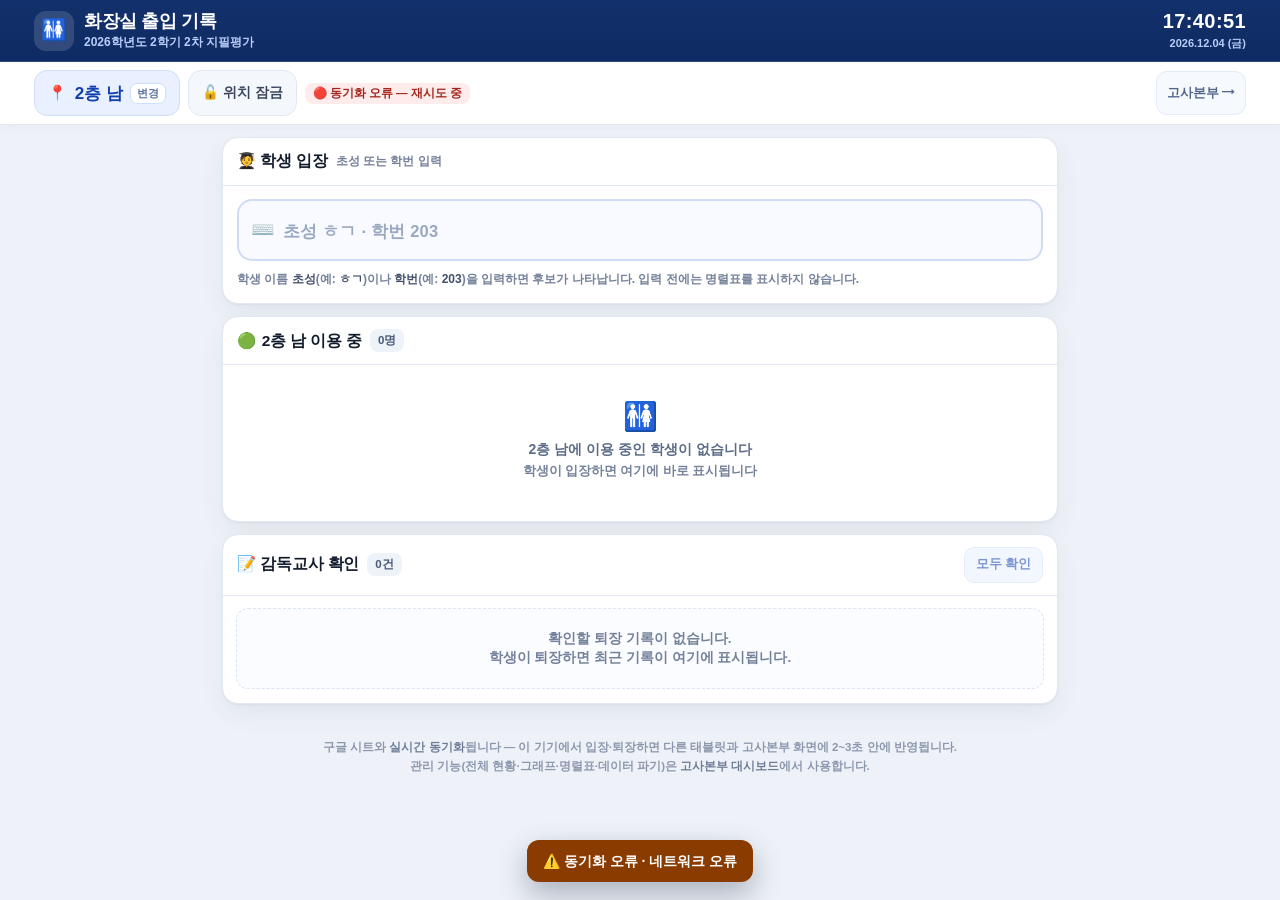
<file: index.html>
<!doctype html>
<html lang="ko">
<head>
<meta charset="utf-8">
<meta name="viewport" content="width=device-width,initial-scale=1,viewport-fit=cover">
<meta name="theme-color" content="#0f2b63">
<meta name="description" content="시험 중 화장실·보건실 출입 기록 — 초성·학번 자동완성으로 입장 시각 기록, 퇴장·감독교사 확인">
<title>화장실 출입 기록 · 현장용</title>
<link rel="stylesheet" href="app.css">
</head>
<body>

<header class="top">
  <div class="top-in">
    <div class="brand">
      <div class="logo" aria-hidden="true">🚻</div>
      <div style="min-width:0">
        <h1>화장실 출입 기록</h1>
        <p id="examName">2026학년도 2학기 2차 지필평가</p>
      </div>
    </div>
    <div class="clock"><b id="clock">--:--:--</b><span id="today"></span></div>
  </div>
</header>

<div class="locbar">
  <div class="locbar-in">
    <button class="locbadge" id="locBadge" aria-haspopup="dialog">
      <span class="pin" aria-hidden="true">📍</span>
      <span id="locName">2층 남</span>
      <span class="chg" id="locChg">변경</span>
    </button>
    <button class="lock" id="btnLock" aria-pressed="false">🔒 위치 잠금</button>
    <button class="chip dim" id="syncChip" type="button" title="구글 시트 실시간 동기화 상태 — 눌러서 API 주소를 바꿀 수 있습니다">🟡 동기화 확인 중</button>
    <a class="hqlink" href="dashboard.html" title="고사본부 대시보드 열기">고사본부 ⟶</a>
  </div>
</div>

<main class="wrap">
  <div class="warnbar" id="warnbar" hidden role="alert" aria-live="assertive">
    <div class="ic" aria-hidden="true">⚠️</div>
    <div><b>동시 체류 경고</b><p id="warnText"></p></div>
  </div>

  <section class="card">
    <div class="card-h">
      <h2>🧑‍🎓 학생 입장</h2>
      <span class="sub" id="searchSub">초성 또는 학번 입력</span>
    </div>
    <div class="pad">
      <div class="searchbox" id="searchbox">
        <span class="si" aria-hidden="true">⌨️</span>
        <input id="q" type="search" inputmode="search" autocomplete="off" autocapitalize="off" spellcheck="false"
               placeholder="초성 ㅎㄱ · 학번 203" aria-label="학생 찾기 (초성 또는 학번)" aria-controls="ac" aria-expanded="false">
        <button class="clear" id="qClear" aria-label="입력 지우기">✕</button>
      </div>
      <div class="ac" id="ac" role="listbox" aria-label="검색 후보" hidden></div>
      <div class="sel" id="sel" hidden>
        <div class="who"><b id="selName"></b><span id="selId"></span></div>
        <button class="btn btn-primary btn-lg" id="btnIn">입장</button>
      </div>
      <p class="hint" id="idle">학생 이름 <b>초성</b>(예: <b>ㅎㄱ</b>)이나 <b>학번</b>(예: <b>203</b>)을 입력하면 후보가 나타납니다. 입력 전에는 명렬표를 표시하지 않습니다.</p>
    </div>
  </section>

  <section class="card">
    <div class="card-h">
      <h2>🟢 <span id="usingTitle">이용 중</span></h2>
      <span class="chip" id="usingCount">0명</span>
    </div>
    <div class="using" id="usingList"></div>
  </section>

  <section class="card" id="confirmCard">
    <div class="card-h">
      <h2>📝 감독교사 확인</h2>
      <span class="chip" id="todoCount">0건</span>
      <div class="right"><button class="btn btn-soft btn-sm" id="btnConfirmAll">모두 확인</button></div>
    </div>
    <div class="confirms" id="confirmList"></div>
  </section>
</main>

<p class="foot" id="footNote">
  구글 시트와 <b>실시간 동기화</b>됩니다 — 이 기기에서 입장·퇴장하면 다른 태블릿과 고사본부 화면에 2~3초 안에 반영됩니다.<br>
  관리 기능(전체 현황·그래프·명렬표·데이터 파기)은 <b>고사본부 대시보드</b>에서 사용합니다.
</p>

<div class="overlay" id="ovZone" role="dialog" aria-modal="true" aria-labelledby="zoneTitle">
  <div class="modal narrow">
    <div class="modal-h"><h3 id="zoneTitle">📍 위치 선택</h3><button class="x" data-close aria-label="닫기">✕</button></div>
    <div class="modal-b">
      <div class="zpick" id="zpick"></div>
      <div class="note">위치를 정한 뒤 <b>🔒 위치 잠금</b>을 누르면 학생이 임의로 바꿀 수 없습니다.<br>
        태블릿 주소 끝에 <b>?zone=2F&amp;lock=1</b> 처럼 붙여 열면 잠긴 상태로 시작합니다.</div>
    </div>
    <div class="modal-f"><button class="btn btn-ghost" data-close>닫기</button></div>
  </div>
</div>

<div class="toastwrap" id="toasts" aria-live="polite"></div>

<script src="core.js"></script>
<script>
(function () {
  "use strict";
  var R = window.RR;
  var $ = R.$, $$ = R.$$;

  var S = {
    zone: "2M",
    locked: false,
    exam: "2026학년도 2학기 2차 지필평가",
    roster: [],
    records: [],
    results: [],
    sel: null,
    overNotified: {}
  };

  /* ---------- 저장 ---------- */
  function load() {
    var set = R.store.readSettings();
    if (set && set.exam) S.exam = String(set.exam);
    if (set && set.zone && R.zone(set.zone)) S.zone = set.zone;
    S.locked = !!(set && set.locked);
    S.roster = R.remote.enabled() ? [] : R.store.readRoster();
    S.records = R.remote.enabled() ? [] : R.store.readRecords();
  }
  function saveRecords() { if (R.remote.enabled()) { lastRaw = rawKey(); return; } R.store.writeRecords(S.records); lastRaw = rawKey(); }
  function saveSettings() { R.store.writeSettings({ zone: S.zone, locked: S.locked, exam: S.exam }); lastRaw = rawKey(); }
  function rawKey() { var raw = R.store.raw(); return raw.rec + "|" + raw.set + "|" + raw.roster; }

  /* ---------- 위치 ---------- */
  function renderLoc() {
    $("#locName").textContent = R.zoneName(S.zone);
    var badge = $("#locBadge");
    badge.classList.toggle("nurse", R.isNurse(S.zone));
    $("#locChg").textContent = S.locked ? "잠김" : "변경";
    var lb = $("#btnLock");
    lb.classList.toggle("on", S.locked);
    lb.setAttribute("aria-pressed", String(S.locked));
    lb.textContent = S.locked ? "🔒 잠김" : "🔓 위치 잠금";
    lb.title = S.locked ? "잠금을 풀면 위치를 바꿀 수 있습니다" : "이 기기의 위치를 고정합니다";
    $("#usingTitle").textContent = R.zoneName(S.zone) + " 이용 중";
  }

  function buildZonePicker() {
    var wrap = $("#zpick");
    wrap.innerHTML = R.ZONES.map(function (z) {
      var cls = (z.code === S.zone ? "on " : "") + (z.kind === "nurse" ? "nurse" : "");
      var label = z.kind === "nurse" ? "🏥 보건실" : (z.floor + "층 " + z.sex);
      return '<button type="button" class="' + cls.trim() + '" data-zone="' + z.code + '">' + label + '</button>';
    }).join("");
  }

  function openZone() {
    if (S.locked) { R.toast("🔒 위치가 잠겨 있습니다. [위치 잠금]을 먼저 해제하세요", "warn"); return; }
    buildZonePicker();
    $("#ovZone").classList.add("on");
  }

  function setZone(code) {
    if (!R.zone(code)) return;
    if (S.locked) { R.toast("🔒 위치가 잠겨 있습니다", "warn"); return; }
    S.zone = code;
    saveSettings();
    try {
      var u = new URL(location.href);
      u.searchParams.set("zone", code);
      history.replaceState(null, "", u.toString());
    } catch (e) { }
    resetSearch();
    $$("#zpick button").forEach(function (b) { b.classList.toggle("on", b.getAttribute("data-zone") === code); });
    $("#ovZone").classList.remove("on");
    renderAll();
    R.toast("📍 위치를 " + R.zoneName(code) + "로 바꿨습니다" + (R.isNurse(code) ? " (보건실)" : ""), "ok");
  }

  /* ---------- 검색 ---------- */
  function resetSearch() {
    S.sel = null;
    S.results = [];
    $("#q").value = "";
    $("#searchbox").classList.remove("has");
    $("#ac").hidden = true;
    $("#ac").innerHTML = "";
    $("#q").setAttribute("aria-expanded", "false");
    $("#sel").hidden = true;
    $("#idle").hidden = false;
    $("#searchSub").textContent = "초성 또는 학번 입력";
  }

  function renderResults() {
    var q = $("#q").value.trim();
    var box = $("#ac");
    $("#searchbox").classList.toggle("has", $("#q").value.length > 0);

    if (!q) {
      S.results = [];
      S.sel = null;
      box.hidden = true;
      box.innerHTML = "";
      $("#q").setAttribute("aria-expanded", "false");
      $("#sel").hidden = true;
      $("#idle").hidden = false;
      $("#searchSub").textContent = "초성 또는 학번 입력";
      return;
    }

    $("#idle").hidden = true;
    S.results = R.searchRoster(S.roster, q, 20);
    $("#searchSub").textContent = S.results.length + "명 후보";
    box.hidden = false;
    $("#q").setAttribute("aria-expanded", "true");

    if (!S.results.length) {
      box.innerHTML = '<div class="acempty">일치하는 학생이 없습니다.<br>초성(<b>ㅎㄱ</b>)이나 학번(<b>203</b>)을 다시 확인해 주세요.</div>';
      $("#sel").hidden = true;
      return;
    }

    box.innerHTML = S.results.map(function (s, i) {
      var act = activeOf(s);
      var tag = act ? '<span class="chip ' + (R.isNurse(act.zone) ? "nurse" : "warn") + '">' + R.zoneName(act.zone) + ' 이용 중</span>' : "";
      var on = S.sel && R.sameStudent(S.sel, s) ? " on" : "";
      return '<button type="button" class="acrow' + on + '" role="option" data-i="' + i + '" aria-selected="' + !!on + '">' +
        '<span class="acname">' + R.esc(s.name) + '</span>' +
        '<span class="acid">' + R.esc(R.idText(s)) + '</span>' +
        '<span class="actag">' + tag + '</span></button>';
    }).join("");
    renderSel();
  }

  function activeOf(s) {
    return S.records.find(function (r) { return !r.outAt && r.name === s.name && r.sid === R.idText(s); });
  }

  function selectStudent(s) {
    S.sel = s;
    $$("#ac .acrow").forEach(function (b) {
      var i = Number(b.getAttribute("data-i"));
      var on = S.results[i] && R.sameStudent(S.results[i], s);
      b.classList.toggle("on", !!on);
      b.setAttribute("aria-selected", String(!!on));
    });
    renderSel();
    try { if (navigator.vibrate) navigator.vibrate(12); } catch (e) { }
    var panel = $("#sel");
    if (panel && !panel.hidden && panel.scrollIntoView) {
      var r = panel.getBoundingClientRect();
      if (r.bottom > window.innerHeight - 12) panel.scrollIntoView({ block: "nearest", behavior: "smooth" });
    }
  }

  function renderSel() {
    var s = S.sel, panel = $("#sel"), btn = $("#btnIn");
    if (!s) { panel.hidden = true; return; }
    panel.hidden = false;
    $("#selName").textContent = s.name;
    var act = activeOf(s);
    if (act) {
      $("#selId").textContent = R.idText(s) + " · " + R.zoneName(act.zone) + " 이용 중 (" + R.fmtTime(act.inAt) + " 입장)";
      btn.disabled = true;
      btn.textContent = "이용 중";
    } else {
      $("#selId").textContent = R.idText(s) + (s.grade ? " · " + s.grade + "학년" : "");
      btn.disabled = false;
      btn.textContent = "입장";
    }
  }

  /* ---------- 입장 ---------- */
  function doCheckIn() {
    var s = S.sel;
    if (!s) { R.toast("먼저 학생을 선택하세요", "warn"); return; }
    var act = activeOf(s);
    if (act) { R.toast(s.name + " 학생은 이미 " + R.zoneName(act.zone) + " 이용 중입니다", "warn"); return; }

    var now = Date.now();
    var rec = {
      id: R.newRecordId(), name: s.name, sid: R.idText(s),
      grade: s.grade, cls: s.cls, num: s.num,
      zone: S.zone, inAt: now, outAt: null, checkedAt: null
    };
    S.records.push(rec);
    saveRecords();
    if (R.remote.enabled()) R.remote.push("enter", rec);
    resetSearch();
    renderAll();
    try { if (navigator.vibrate) navigator.vibrate(30); } catch (e) { }
    R.toast("✅ " + rec.name + " 입장 " + R.fmtTime(rec.inAt) + " · " + R.zoneName(S.zone), "ok");
    var n = R.activeRecords(S.records, S.zone).length;
    if (R.isToilet(S.zone) && n >= 2) R.toast("⚠️ " + R.zoneName(S.zone) + " " + n + "명 동시 이용 중", "warn");
  }

  /* ---------- 이용 중 ---------- */
  function renderUsing() {
    var list = R.activeRecords(S.records, S.zone).sort(function (a, b) { return a.inAt - b.inAt; });
    $("#usingCount").textContent = list.length + "명";
    var wrap = $("#usingList");
    if (!list.length) {
      wrap.innerHTML = '<div class="empty-lg"><div class="e1">' + (R.isNurse(S.zone) ? "🏥" : "🚻") + '</div>' +
        '<div class="e2">' + R.zoneName(S.zone) + '에 이용 중인 학생이 없습니다</div>' +
        '<div class="e3">학생이 입장하면 여기에 바로 표시됩니다</div></div>';
      return;
    }
    var now = Date.now();
    wrap.innerHTML = list.map(function (r) {
      var sim = R.simPartners(S.records, r);
      var simActive = sim.filter(function (p) { return !p.outAt; });
      var ms = now - r.inAt;
      var over = ms >= 5 * 60 * 1000;
      var cls = "uitem" + (simActive.length ? " sim" : "") + (R.isNurse(r.zone) ? " nurse" : "");
      var names = [];
      sim.forEach(function (p) { if (names.indexOf(p.name) < 0) names.push(p.name); });
      var simTag = simActive.length
        ? '<span class="chip warn">⚠️ 동시 체류 (' + R.esc(names.join(", ")) + ')</span>'
        : (sim.length ? '<span class="chip dim">동시 체류 이력 (' + R.esc(names.join(", ")) + ')</span>' : "");
      return '<article class="' + cls + '" data-id="' + r.id + '" data-since="' + r.inAt + '" data-over="' + (over ? 1 : 0) + '">' +
        '<div class="u-top"><div style="flex:1;min-width:0">' +
          '<span class="u-name">' + R.esc(r.name) + '</span><span class="u-sid">' + R.esc(r.sid) + '</span>' +
        '</div>' +
        '<button class="mini-x" data-cancel="' + r.id + '" aria-label="입장 취소" title="입장 취소 (오입력 정정)">✕</button></div>' +
        '<div class="u-times">입장 <b>' + R.fmtTime(r.inAt) + '</b></div>' +
        '<div class="u-badges">' +
          simTag +
          (R.isNurse(r.zone) ? '<span class="chip nurse">🏥 보건실</span>' : "") +
          '<span class="chip over">⏱ 5분 이상</span>' +
        '</div>' +
        '<div class="u-bottom"><span class="elapsed" data-elapsed>' + R.durShort(ms) + '</span>' +
        '<button class="exit" data-exit="' + r.id + '">퇴장</button></div>' +
      '</article>';
    }).join("");
  }

  function doCheckOut(id) {
    var r = S.records.find(function (x) { return x.id === id; });
    if (!r || r.outAt) return;
    r.outAt = Date.now();
    saveRecords();
    if (R.remote.enabled()) R.remote.push("exit", { id: r.id, outAt: r.outAt });
    renderAll();
    var over = (r.outAt - r.inAt) >= 5 * 60 * 1000;
    R.toast("🚪 " + r.name + " 퇴장 " + R.fmtTime(r.outAt) + " · 체류 " + R.durShort(r.outAt - r.inAt) + (over ? " (5분 이상)" : ""), over ? "warn" : "");
  }

  function cancelIn(id) {
    var r = S.records.find(function (x) { return x.id === id; });
    if (!r) return;
    if (!confirm(r.name + " 학생의 입장 기록을 취소할까요?\n(잘못 선택한 경우에만 사용하세요)")) return;
    S.records = S.records.filter(function (x) { return x.id !== id; });
    saveRecords();
    if (R.remote.enabled()) R.remote.push("delete", { id: id });
    renderAll();
    R.toast("입장 기록을 취소했습니다", "warn");
  }

  /* ---------- 감독교사 확인 ---------- */
  function renderConfirm() {
    var todo = S.records.filter(function (r) { return r.zone === S.zone && r.outAt && !r.checkedAt; })
      .sort(function (a, b) { return b.outAt - a.outAt; });
    $("#todoCount").textContent = todo.length + "건";
    var all = $("#btnConfirmAll");
    all.disabled = todo.length === 0;
    all.textContent = todo.length ? "모두 확인 (" + todo.length + ")" : "모두 확인";

    var wrap = $("#confirmList");
    if (!todo.length) {
      wrap.innerHTML = '<div class="empty">확인할 퇴장 기록이 없습니다.<br>학생이 퇴장하면 최근 기록이 여기에 표시됩니다.</div>';
      return;
    }
    wrap.innerHTML = todo.slice(0, 8).map(function (r) {
      return '<div class="citem">' +
        '<div class="who"><span class="nm">' + R.esc(r.name) + '</span> <span class="sid">' + R.esc(r.sid) + '</span>' +
        '<div class="meta">' + R.fmtTime(r.inAt) + ' 입장 → ' + R.fmtTime(r.outAt) + ' 퇴장 · ' + R.durShort(r.outAt - r.inAt) + '</div></div>' +
        '<button class="confirm-btn" data-confirm="' + r.id + '">감독교사 확인</button></div>';
    }).join("") + (todo.length > 8 ? '<div class="empty" style="padding:10px;font-size:12px">외 ' + (todo.length - 8) + '건 — 고사본부 대시보드에서 일괄 확인할 수 있습니다</div>' : "");
  }

  function doConfirm(id) {
    var r = S.records.find(function (x) { return x.id === id; });
    if (!r) return;
    r.checkedAt = Date.now();
    saveRecords();
    if (R.remote.enabled()) R.remote.push("confirm", { id: r.id, checkedAt: r.checkedAt });
    renderAll();
    R.toast("✓ " + r.name + " 감독교사 확인 완료 " + R.fmtTime(r.checkedAt), "ok");
  }
  function doConfirmAll() {
    var t = Date.now(), ids = [];
    S.records.forEach(function (r) {
      if (r.zone === S.zone && r.outAt && !r.checkedAt) { r.checkedAt = t; ids.push(r.id); }
    });
    if (!ids.length) { R.toast("확인할 기록이 없습니다"); return; }
    saveRecords();
    if (R.remote.enabled()) R.remote.push("confirmAll", { ids: ids, checkedAt: t });
    renderAll();
    R.toast("✓ " + R.zoneName(S.zone) + " 기록 " + ids.length + "건 확인 완료", "ok");
  }

  /* ---------- 경고 배너 (화장실만) ---------- */
  function renderWarn() {
    var bar = $("#warnbar");
    if (!R.isToilet(S.zone)) { bar.hidden = true; return; }
    var list = R.activeRecords(S.records, S.zone);
    if (list.length < 2) { bar.hidden = true; return; }
    bar.hidden = false;
    $("#warnText").textContent = R.zoneName(S.zone) + " " + list.length + "명 동시 이용 — " +
      list.map(function (r) { return r.name + " " + R.fmtTime(r.inAt); }).join(", ") + " · 감독교사 확인이 필요합니다.";
  }

  /* ---------- 실시간 동기화 ---------- */
  var lastRemoteJson = "";
  function applyRemote(st) {
    if (st.roster && st.roster.length) S.roster = st.roster;
    var json = JSON.stringify(st.records || []);
    if (json === lastRemoteJson) return;
    lastRemoteJson = json;
    S.records = st.records || [];
    renderAll();
    if (S.sel) renderSel();
  }
  function renderSync(s) {
    var el = $("#syncChip");
    if (!el) return;
    el.textContent = s.label;
    el.className = "chip " + (s.status === "ok" ? "ok" : (s.status === "off" ? "dim" : "warn"));
    el.title = s.status === "ok"
      ? "구글 시트와 실시간 동기화 중 — 눌러서 API 주소 변경"
      : (s.error || "동기화 미연결 — 눌러서 API 주소 입력");
  }
  function askApiUrl() {
    var cur = R.apiUrlFromEnv();
    var v = window.prompt("구글 시트 실시간 동기화 API 주소(Apps Script 웹앱 /exec 주소)를 입력하세요.\n비우면 이 기기에서는 동기화 없이 동작합니다.", cur || "");
    if (v === null) return;
    R.apiSetUrl(v.trim());
    location.reload();
  }

  /* ---------- 전체 렌더 ---------- */
  function renderAll() {
    $("#examName").textContent = S.exam;
    document.title = "화장실 출입 기록 · " + R.zoneName(S.zone);
    var foot = $("#footNote");
    if (foot) {
      foot.innerHTML = R.remote.enabled()
        ? "구글 시트와 <b>실시간 동기화</b>됩니다 — 이 기기에서 입장·퇴장하면 다른 태블릿과 고사본부 화면에 2~3초 안에 반영됩니다.<br>" +
          "관리 기능(전체 현황·그래프·명렬표·데이터 파기)은 <b>고사본부 대시보드</b>에서 사용합니다."
        : "이 기기의 <b>브라우저 저장소</b>에만 기록됩니다 (동기화 미연결). 상단 배지를 눌러 API 주소를 넣으면 다른 기기와 실시간으로 공유됩니다.<br>" +
          "관리 기능(전체 현황·그래프·명렬표·데이터 파기)은 <b>고사본부 대시보드</b>에서 사용합니다.";
    }
    renderLoc();
    renderUsing();
    renderConfirm();
    renderWarn();
    if (S.sel) renderSel();
  }

  /* ---------- 시계 / 경과 ---------- */
  function tick() {
    var d = new Date(), now = Date.now();
    $("#clock").textContent = R.pad(d.getHours()) + ":" + R.pad(d.getMinutes()) + ":" + R.pad(d.getSeconds());
    $("#today").textContent = R.dateLabel();
    $$("#usingList .uitem").forEach(function (el) {
      var since = Number(el.getAttribute("data-since"));
      if (!since) return;
      var ms = now - since;
      var e = el.querySelector("[data-elapsed]");
      if (e) e.textContent = R.durShort(ms);
      var over = ms >= 5 * 60 * 1000;
      var was = el.getAttribute("data-over") === "1";
      if (over !== was) {
        el.setAttribute("data-over", over ? "1" : "0");
        var id = el.getAttribute("data-id");
        if (over && !S.overNotified[id]) {
          S.overNotified[id] = 1;
          R.toast("⏱ " + R.zoneName(S.zone) + " 5분 이상 체류 중인 학생이 있습니다", "warn");
        }
      }
    });
  }

  /* ---------- 다른 탭/페이지와 동기화 ---------- */
  var lastRaw = "";
  function syncFromStorage() {
    var key = rawKey();
    if (key === lastRaw) return;
    lastRaw = key;
    var zoneBefore = S.zone;
    load();
    if (zoneBefore !== S.zone) resetSearch();
    renderAll();
  }

  /* ---------- 이벤트 ---------- */
  function wire() {
    $("#syncChip").addEventListener("click", askApiUrl);
    $("#locBadge").addEventListener("click", openZone);
    $("#zpick").addEventListener("click", function (e) {
      var b = e.target.closest("[data-zone]");
      if (b) setZone(b.getAttribute("data-zone"));
    });
    $("#btnLock").addEventListener("click", function () {
      S.locked = !S.locked;
      saveSettings();
      renderLoc();
      R.toast(S.locked ? "🔒 " + R.zoneName(S.zone) + " 위치를 잠갔습니다" : "🔓 위치 잠금을 해제했습니다", S.locked ? "ok" : "");
    });

    var q = $("#q"), t = null;
    q.addEventListener("input", function () {
      S.sel = null;
      clearTimeout(t);
      t = setTimeout(renderResults, 30);
    });
    q.addEventListener("keydown", function (e) {
      if (e.key === "Enter") {
        e.preventDefault();
        if (S.sel) doCheckIn();
        else if (S.results.length) { selectStudent(S.results[0]); }
      } else if (e.key === "Escape") {
        resetSearch();
      }
    });
    $("#qClear").addEventListener("click", function () { resetSearch(); q.focus(); });

    $("#ac").addEventListener("click", function (e) {
      var b = e.target.closest("[data-i]");
      if (!b) return;
      var s = S.results[Number(b.getAttribute("data-i"))];
      if (s) selectStudent(s);
    });

    $("#btnIn").addEventListener("click", doCheckIn);

    $("#usingList").addEventListener("click", function (e) {
      var x = e.target.closest("[data-cancel]");
      if (x) { cancelIn(x.getAttribute("data-cancel")); return; }
      var b = e.target.closest("[data-exit]");
      if (b) doCheckOut(b.getAttribute("data-exit"));
    });

    $("#confirmList").addEventListener("click", function (e) {
      var b = e.target.closest("[data-confirm]");
      if (b) doConfirm(b.getAttribute("data-confirm"));
    });
    $("#btnConfirmAll").addEventListener("click", doConfirmAll);

    $$(".overlay").forEach(function (ov) {
      ov.addEventListener("click", function (e) {
        if (e.target === ov || e.target.closest("[data-close]")) ov.classList.remove("on");
      });
    });
    document.addEventListener("keydown", function (e) {
      if (e.key === "Escape") $$(".overlay.on").forEach(function (o) { o.classList.remove("on"); });
    });

    window.addEventListener("storage", function (e) {
      if (e.key && e.key.indexOf("examRestroom.") !== 0) return;
      syncFromStorage();
    });
    // 한 기기 안에서 페이지를 오가거나 다른 탭이 쓴 기록도 1.5초 안에 반영
    setInterval(syncFromStorage, 1500);
    document.addEventListener("visibilitychange", function () { if (!document.hidden) syncFromStorage(); });

    if (!R.store.ok()) R.toast("이 브라우저에서는 저장이 제한됩니다. 시크릿 모드를 끄고 사용하세요", "err");
  }

  function init() {
    R.remote.init(applyRemote, renderSync);
    load();
    try {
      var sp = new URLSearchParams(location.search);
      var z = R.parseZoneParam(sp.get("zone"));
      if (z) S.zone = z;
      if (sp.get("lock") === "1") S.locked = true;
      saveSettings();
    } catch (e) { }
    lastRaw = "";
    lastRaw = rawKey();
    wire();
    R.remote.init(applyRemote, renderSync);
    renderAll();
    tick();
    setInterval(tick, 1000);
  }

  init();
})();
</script>
</body>
</html>
</file>
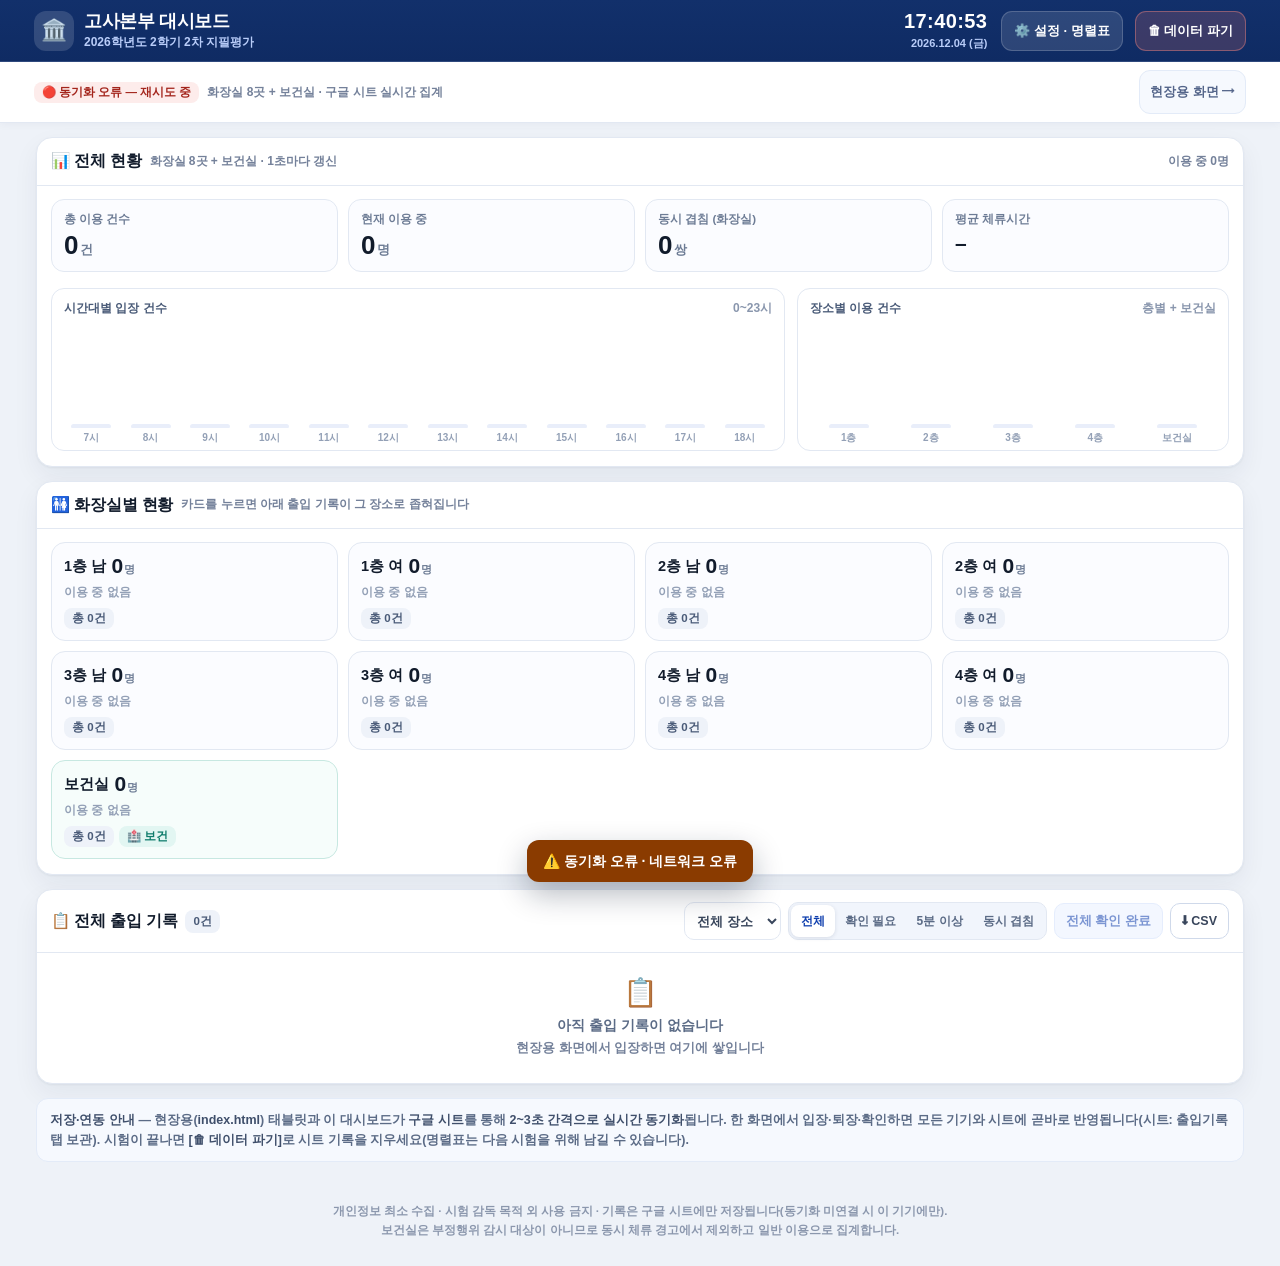
<file: dashboard.html>
<!doctype html>
<html lang="ko">
<head>
<meta charset="utf-8">
<meta name="viewport" content="width=device-width,initial-scale=1,viewport-fit=cover">
<meta name="theme-color" content="#0f2b63">
<meta name="description" content="고사본부 대시보드 — 8개 화장실·보건실 실시간 현황, 시간대별·층별 그래프, 전체 출입 기록, 명렬표 설정, 데이터 파기">
<title>화장실 출입 현황 · 고사본부 대시보드</title>
<link rel="stylesheet" href="app.css">
</head>
<body>

<header class="top">
  <div class="top-in">
    <div class="brand">
      <div class="logo" aria-hidden="true">🏛️</div>
      <div style="min-width:0">
        <h1>고사본부 대시보드</h1>
        <p id="examName">2026학년도 2학기 2차 지필평가</p>
      </div>
    </div>
    <div class="clock" style="margin-right:2px"><b id="clock">--:--:--</b><span id="today"></span></div>
    <button class="tbtn" id="btnSettings">⚙️ 설정 · 명렬표</button>
    <button class="tbtn dangerous" id="btnDestroy">🗑 데이터 파기</button>
  </div>
</header>

<div class="locbar">
  <div class="locbar-in">
    <button class="chip dim" id="syncChip" type="button" title="구글 시트 실시간 동기화 상태">🟡 동기화 확인 중</button>
    <span class="sub" id="scopeNote" style="font-size:12px;color:#74819a;font-weight:700">화장실 8곳 + 보건실 · 이 기기 저장 기록 기준</span>
    <a class="hqlink" href="index.html" title="현장용 화면 열기">현장용 화면 ⟶</a>
  </div>
</div>

<main class="wrap wide">
  <section class="card">
    <div class="card-h">
      <h2>📊 전체 현황</h2>
      <span class="sub">화장실 8곳 + 보건실 · 1초마다 갱신</span>
      <div class="right"><span class="sub" id="zoneScope"></span></div>
    </div>
    <div class="stats">
      <div class="stat"><div class="k">총 이용 건수</div><div class="v" id="sTotal">0<small>건</small></div></div>
      <div class="stat"><div class="k">현재 이용 중</div><div class="v" id="sUsing">0<small>명</small></div></div>
      <div class="stat hot" id="sSimBox"><div class="k">동시 겹침 (화장실)</div><div class="v" id="sSim">0<small>쌍</small></div></div>
      <div class="stat"><div class="k">평균 체류시간</div><div class="v" id="sAvg">–</div></div>
    </div>
    <div class="charts">
      <div class="chart">
        <div class="ct">시간대별 입장 건수 <span>0~23시</span></div>
        <div class="bars" id="chartHour"></div>
      </div>
      <div class="chart">
        <div class="ct">장소별 이용 건수 <span>층별 + 보건실</span></div>
        <div class="bars" id="chartFloor"></div>
      </div>
    </div>
  </section>

  <section class="card">
    <div class="card-h">
      <h2>🚻 화장실별 현황</h2>
      <span class="sub">카드를 누르면 아래 출입 기록이 그 장소로 좁혀집니다</span>
    </div>
    <div class="zgrid" id="zgrid"></div>
  </section>

  <section class="card">
    <div class="card-h">
      <h2>📋 전체 출입 기록</h2>
      <span class="chip" id="logCount">0건</span>
      <div class="right logtools">
        <select class="sel-sm" id="fZone" aria-label="장소 필터"></select>
        <div class="seg" id="logFilter">
          <button class="on" data-f="all">전체</button>
          <button data-f="todo">확인 필요</button>
          <button data-f="over">5분 이상</button>
          <button data-f="sim">동시 겹침</button>
        </div>
        <button class="btn btn-soft btn-sm" id="btnConfirmAll">전체 감독교사 확인</button>
        <button class="btn btn-ghost btn-sm" id="btnCsv">⬇ CSV</button>
      </div>
    </div>
    <div class="rows" id="logs"></div>
  </section>

  <div class="note" id="syncNote">
    <b>저장·연동 안내</b> — 현장용(<b>index.html</b>)과 이 대시보드는 <b>같은 브라우저의 localStorage</b>를 공유합니다.
    같은 기기에서 두 화면을 함께 띄우면 1~2초 안에 서로 갱신됩니다.
    화장실 태블릿 8대처럼 <b>다른 기기</b>의 기록은 아직 자동으로 모이지 않으므로, 각 기기에서 <b>[⬇ CSV]</b>로 받아
    취합하거나 추후 <b>구글 시트(Apps Script)</b> 연동을 붙이면 8개 태블릿 기록이 이 대시보드로 실시간 집계됩니다.
    시험이 끝나면 <b>[🗑 데이터 파기]</b>로 즉시 삭제하세요.
  </div>
</main>

<p class="foot wide" id="footNote">
  개인정보 최소 수집 · 시험 감독 목적 외 사용 금지 · 기록은 구글 시트에만 저장됩니다(동기화 미연결 시 이 기기에만).<br>
  보건실은 부정행위 감시 대상이 아니므로 동시 체류 경고에서 제외하고 일반 이용으로 집계합니다.
</p>

<!-- 설정 · 명렬표 -->
<div class="overlay" id="ovSettings" role="dialog" aria-modal="true" aria-labelledby="setTitle">
  <div class="modal">
    <div class="modal-h"><h3 id="setTitle">⚙️ 설정 · 명렬표</h3><button class="x" data-close aria-label="닫기">✕</button></div>
    <div class="modal-b">
      <div class="field">
        <label for="setExam">시험명 (두 화면 상단에 표시)</label>
        <input id="setExam" type="text" placeholder="예: 2026학년도 2학기 2차 지필평가">
      </div>
      <div class="field">
        <label for="setApi">실시간 동기화 API 주소 (Google Apps Script 웹앱 /exec)</label>
        <div class="rowline">
          <input id="setApi" type="url" placeholder="https://script.google.com/macros/s/…/exec" style="flex:1;min-width:0;border:1.5px solid #d6e0ef;border-radius:11px;padding:10px 12px;font-family:inherit;font-size:13px;font-weight:600;background:#fbfdff">
          <button class="btn btn-soft btn-sm" id="setApiTest" type="button">연결 확인</button>
        </div>
        <div class="note" id="setApiState" style="margin-top:8px">현재 상태: 확인 중…</div>
      </div>
      <div id="rosterEditor">
      <div class="note">
        <b>현재 명렬표 <span id="setRosterInfo">0명</span></b><br>
        엑셀·구글 시트에서 <b>학년 / 반 / 번호 / 이름</b> 열을 복사해 붙여넣거나, <b>20315 홍길동</b>처럼 학번+이름 한 줄도 됩니다.
        (머리글 행은 자동으로 건너뜁니다)
      </div>
      <div class="field">
        <label for="setPaste">명렬표 붙여넣기 (CSV · 탭 · 공백 구분)</label>
        <textarea id="setPaste" placeholder="학년	반	번호	이름&#10;2	3	15	홍길동&#10;2	3	16	김민수"></textarea>
      </div>
      <div class="rowline">
        <label class="filebtn">📄 CSV 파일 선택<input type="file" id="setFile" accept=".csv,.txt,text/csv,text/plain"></label>
        <button class="btn btn-ghost btn-sm" id="setDefault" type="button">기본 테스트 명렬표 복원</button>
      </div>
      <div class="field">
        <label for="setUrl">구글 시트 / Apps Script URL (선택)</label>
        <div class="rowline">
          <input id="setUrl" type="url" placeholder="https://docs.google.com/spreadsheets/d/…" style="flex:1;min-width:0;border:1.5px solid #d6e0ef;border-radius:11px;padding:10px 12px;font-family:inherit;font-size:14px;font-weight:600;background:#fbfdff">
          <button class="btn btn-soft btn-sm" id="setFetch" type="button">불러오기</button>
        </div>
      </div>
      </div>
      <div class="note" id="rosterFromSheet" style="display:none">
        <b>명렬표는 구글 시트에서 관리됩니다.</b><br>
        실시간 동기화가 연결되어 있어 명렬표·기록은 시트의 <b>명렬표</b>·<b>출입기록</b> 탭이 원본입니다. 명렬표를 바꾸려면 시트를 직접 수정하세요.
      </div>
      <div class="note" id="setMsg" style="display:none"></div>
    </div>
    <div class="modal-f">
      <button class="btn btn-ghost" data-close>취소</button>
      <button class="btn btn-primary" id="setApply">적용</button>
    </div>
  </div>
</div>

<!-- 데이터 파기 -->
<div class="overlay" id="ovDestroy" role="dialog" aria-modal="true" aria-labelledby="desTitle">
  <div class="modal narrow">
    <div class="modal-h"><h3 id="desTitle">🗑 데이터 전체 파기</h3><button class="x" data-close aria-label="닫기">✕</button></div>
    <div class="modal-b" id="desStep1">
      <div class="dangerbox">시험 종료 후 개인정보 보호를 위해 기록을 완전히 삭제합니다.<br><b id="desSummary">기록 0건</b></div>
      <p class="note" style="margin:0">파기 전에 <b>CSV로 한 번 내려받아</b> 두면 출입 기록을 보관·보고할 수 있습니다.</p>
      <label class="checkrow"><input type="checkbox" id="desRoster"> 명렬표까지 함께 삭제 (다음 시험에 다시 입력)</label>
    </div>
    <div class="modal-b" id="desStep2" style="display:none">
      <div class="dangerbox" style="font-size:13.5px"><b>마지막 확인입니다.</b> 이 기기에서 기록이 즉시 사라지며 <b>되돌릴 수 없습니다.</b></div>
      <div class="field">
        <label for="desPin">관리자 비밀번호</label>
        <input id="desPin" type="password" inputmode="numeric" pattern="[0-9]*" maxlength="12"
               autocomplete="off" autocapitalize="off" spellcheck="false"
               aria-describedby="desPinMsg" placeholder="관리자 비밀번호 입력">
        <div class="note err" id="desPinMsg" role="alert" style="display:none"><b>관리자 비밀번호가 올바르지 않습니다.</b></div>
      </div>
    </div>
    <div class="modal-f">
      <button class="btn btn-ghost" data-close>취소</button>
      <button class="btn btn-soft" id="desCsv">⬇ CSV 먼저 받기</button>
      <button class="btn btn-danger" id="desNext">다음</button>
    </div>
  </div>
</div>

<div class="toastwrap" id="toasts" aria-live="polite"></div>

<script src="core.js"></script>
<script>
(function () {
  "use strict";
  var R = window.RR, $ = R.$, $$ = R.$$;

  var S = {
    exam: "2026학년도 2학기 2차 지필평가",
    roster: [],
    records: [],
    logFilter: "all",
    logZone: "",
    step: 1
  };

  /* 파기 실행 잠금 — 관리자 비밀번호 확인(실수·임의 삭제 방지).
     평문은 어디에도 두지 않고, 솔트가 붙은 SHA-256 다이제스트만 비교합니다. */
  var PIN_SALT = "dce5276ed6a17b3465abc9b1c0ad6903";
  var PIN_DIGEST = "491c52314d6c44df438f1c0f5afeffc1d4ba302f8298bf066e0400ab0f160811";
  function sha256Hex(s) {
    try {
      var enc = new TextEncoder().encode(s);
      return window.crypto.subtle.digest("SHA-256", enc).then(function (buf) {
        var b = new Uint8Array(buf), out = "";
        for (var i = 0; i < b.length; i++) out += (b[i] < 16 ? "0" : "") + b[i].toString(16);
        return out;
      });
    } catch (e) { return Promise.reject(e); }
  }

  function load() {
    var set = R.store.readSettings();
    if (set && set.exam) S.exam = String(set.exam);
    S.roster = R.remote.enabled() ? [] : R.store.readRoster();
    S.records = R.remote.enabled() ? [] : R.store.readRecords();
  }
  function saveRecords() { if (R.remote.enabled()) { lastRaw = rawKey(); return; } R.store.writeRecords(S.records); lastRaw = rawKey(); }
  function saveExam() {
    var set = R.store.readSettings();
    set.exam = S.exam;
    R.store.writeSettings(set);
    lastRaw = rawKey();
  }
  function rawKey() { var raw = R.store.raw(); return raw.rec + "|" + raw.roster + "|" + raw.set; }

  /* ---------- 요약 ---------- */
  function renderSummary() {
    var total = S.records.length;
    var active = R.activeRecords(S.records);
    var pairs = R.simPairs(S.records);
    var avg = R.avgDuration(S.records);

    $("#sTotal").innerHTML = total + '<small>건</small>';
    $("#sUsing").innerHTML = active.length + '<small>명</small>';
    $("#sSim").innerHTML = pairs + '<small>쌍</small>';
    $("#sAvg").textContent = avg ? R.durShort(avg) : "–";
    $("#sSimBox").classList.toggle("hot", pairs > 0);

    var nurseActive = active.filter(function (r) { return R.isNurse(r.zone); }).length;
    $("#zoneScope").textContent = "이용 중 " + active.length + "명" + (nurseActive ? " (보건실 " + nurseActive + "명 포함)" : "");

    // 시간대별
    var hours = new Array(24).fill(0);
    S.records.forEach(function (r) { hours[new Date(r.inAt).getHours()]++; });
    var maxH = Math.max.apply(null, hours.concat([1]));
    var used = hours.map(function (v, i) { return v > 0 ? i : -1; }).filter(function (i) { return i >= 0; });
    var lo = 7, hi = 18;
    if (used.length) { lo = Math.min(7, used[0]); hi = Math.max(18, used[used.length - 1]); }
    var htmlH = "";
    for (var h = lo; h <= hi; h++) {
      var v = hours[h], pct = Math.round(v / maxH * 100);
      htmlH += '<div class="barw"><span class="barn">' + (v || "") + '</span>' +
        '<div class="bar' + (v ? "" : " zero") + '" style="height:' + (v ? Math.max(pct, 6) : 3) + '%"></div>' +
        '<span class="barl">' + h + '시</span></div>';
    }
    $("#chartHour").innerHTML = htmlH;

    // 장소별(1~4층 + 보건실)
    var groups = [
      { label: "1층", v: 0 }, { label: "2층", v: 0 }, { label: "3층", v: 0 }, { label: "4층", v: 0 },
      { label: "보건실", v: 0, nurse: true }
    ];
    S.records.forEach(function (r) {
      var z = R.zone(r.zone);
      if (!z) return;
      if (z.kind === "nurse") groups[4].v++;
      else if (z.floor >= 1 && z.floor <= 4) groups[z.floor - 1].v++;
    });
    var maxF = Math.max.apply(null, groups.map(function (g) { return g.v; }).concat([1]));
    $("#chartFloor").innerHTML = groups.map(function (g) {
      var pct = Math.round(g.v / maxF * 100);
      return '<div class="barw"><span class="barn">' + (g.v || "") + '</span>' +
        '<div class="bar' + (g.v ? (g.nurse ? " nurse" : "") : " zero") + '" style="height:' + (g.v ? Math.max(pct, 6) : 3) + '%"></div>' +
        '<span class="barl">' + g.label + '</span></div>';
    }).join("");
  }

  /* ---------- 장소 타일 ---------- */
  function renderZones() {
    $("#zgrid").innerHTML = R.ZONES.map(function (z) {
      var act = R.activeRecords(S.records, z.code);
      var recs = S.records.filter(function (r) { return r.zone === z.code; });
      var pairs = 0;
      if (z.kind === "toilet") {
        for (var i = 0; i < recs.length; i++) for (var j = i + 1; j < recs.length; j++) if (R.overlaps(recs[i], recs[j])) pairs++;
      }
      var cls = ["ztile"];
      if (z.kind === "nurse") cls.push("nurse");
      else if (pairs > 0) cls.push("warn");
      else if (act.length > 0) cls.push("busy");
      if (S.logZone === z.code) cls.push("sel");
      var names = act.length
        ? act.map(function (r) { return R.esc(r.name) + " " + R.fmtTime(r.inAt).slice(0, 5); }).join(" · ")
        : '<span class="zt-empty">이용 중 없음</span>';
      var foot = '<span class="chip">총 ' + recs.length + '건</span>';
      if (z.kind === "toilet" && pairs > 0) foot += '<span class="chip warn">⚠️ 겹침 ' + pairs + '쌍</span>';
      if (z.kind === "nurse") foot += '<span class="chip nurse">🏥 보건</span>';
      var label = z.kind === "nurse" ? "보건실" : (z.floor + "층 " + z.sex);
      return '<button type="button" class="' + cls.join(" ") + '" data-zone="' + z.code + '">' +
        '<div class="zt-head"><span class="zt-name">' + label + '</span>' +
          '<span class="zt-num">' + act.length + '<small>명</small></span></div>' +
        '<div class="zt-names">' + names + '</div>' +
        '<div class="zt-foot">' + foot + '</div></button>';
    }).join("");
  }

  /* ---------- 장소 필터 ---------- */
  function buildZoneFilter() {
    var sel = $("#fZone");
    sel.innerHTML = '<option value="">전체 장소</option>' + R.ZONES.map(function (z) {
      return '<option value="' + z.code + '">' + (z.kind === "nurse" ? "🏥 보건실" : z.floor + "층 " + z.sex) + '</option>';
    }).join("");
    sel.value = S.logZone;
  }

  /* ---------- 기록 ---------- */
  function renderLogs() {
    var all = S.records.slice().sort(function (a, b) { return (b.outAt || b.inAt) - (a.outAt || a.inAt); });
    var done = all.filter(function (r) { return r.outAt; });
    var todoAll = done.filter(function (r) { return !r.checkedAt; });

    var list = all;
    if (S.logZone) list = list.filter(function (r) { return r.zone === S.logZone; });
    if (S.logFilter === "todo") list = list.filter(function (r) { return r.outAt && !r.checkedAt; });
    else if (S.logFilter === "over") list = list.filter(function (r) { return ((r.outAt || Date.now()) - r.inAt) >= 5 * 60 * 1000; });
    else if (S.logFilter === "sim") list = list.filter(function (r) { return R.simPartners(S.records, r).length > 0; });

    $("#logCount").textContent = list.length + "건" + (S.logZone ? " · " + R.zoneName(S.logZone) : "");
    var ca = $("#btnConfirmAll");
    ca.disabled = todoAll.length === 0;
    ca.textContent = todoAll.length ? "전체 감독교사 확인 (" + todoAll.length + ")" : "전체 확인 완료";

    var wrap = $("#logs");
    if (!list.length) {
      wrap.innerHTML = '<div class="empty-lg"><div class="e1">📋</div><div class="e2">' +
        (all.length ? "조건에 맞는 기록이 없습니다" : "아직 출입 기록이 없습니다") + '</div><div class="e3">' +
        (all.length ? "필터나 장소를 바꿔 보세요" : "현장용 화면에서 입장하면 여기에 쌓입니다") + '</div></div>';
      return;
    }

    var head = '<div class="row head"><div>학생</div><div>장소</div><div>입장</div><div>퇴장</div><div>체류</div><div style="text-align:right">감독교사 확인</div></div>';
    var body = list.map(function (r) {
      var end = r.outAt || Date.now();
      var d = end - r.inAt;
      var sim = R.simPartners(S.records, r).length > 0;
      var over = d >= 5 * 60 * 1000;
      var z = R.zone(r.zone);
      var zTag = z && z.kind === "nurse" ? '<span class="chip nurse">🏥</span>' : "";
      return '<div class="row rec">' +
        '<div class="cell"><span class="k">학생</span><div><span class="nm">' + R.esc(r.name) +
          (sim ? ' <span class="chip warn">동시</span>' : '') + '</span><span class="sid">' + R.esc(r.sid) + '</span></div></div>' +
        '<div class="cell"><span class="k">장소</span><span class="mono">' + R.zoneName(r.zone) + ' ' + zTag + '</span></div>' +
        '<div class="cell"><span class="k">입장</span><span class="mono">' + R.fmtTime(r.inAt) + '</span></div>' +
        '<div class="cell"><span class="k">퇴장</span><span class="mono">' + (r.outAt ? R.fmtTime(r.outAt) : "이용 중") + '</span></div>' +
        '<div class="cell"><span class="k">체류</span><span class="dur' + (over ? " over5" : "") + '"' + (r.outAt ? "" : ' data-live="' + r.inAt + '"') + '>' + R.durShort(d) + '</span></div>' +
        '<div class="act">' + (r.checkedAt
          ? '<span class="checked">✓ 확인 ' + R.fmtTime(r.checkedAt) + '</span>'
          : (r.outAt ? '<button class="confirm-btn" data-confirm="' + r.id + '">감독교사 확인</button>' : '<span class="chip">이용 중</span>')) +
          '<button class="mini-x" data-del="' + r.id + '" aria-label="기록 삭제" title="기록 삭제">✕</button>' +
        '</div></div>';
    }).join("");
    wrap.innerHTML = head + body;
  }

  /* ---------- 확인/삭제 ---------- */
  function doConfirm(id) {
    var r = S.records.find(function (x) { return x.id === id; });
    if (!r) return;
    r.checkedAt = Date.now();
    saveRecords();
    if (R.remote.enabled()) R.remote.push("confirm", { id: r.id, checkedAt: r.checkedAt });
    renderAll();
    R.toast("✓ " + r.name + " 감독교사 확인 완료", "ok");
  }
  function doConfirmAll() {
    var t = Date.now(), ids = [];
    S.records.forEach(function (r) {
      if (r.outAt && !r.checkedAt) {
        if (S.logZone && r.zone !== S.logZone) return;
        r.checkedAt = t; ids.push(r.id);
      }
    });
    if (!ids.length) { R.toast("확인할 기록이 없습니다"); return; }
    saveRecords();
    if (R.remote.enabled()) R.remote.push("confirmAll", { ids: ids, checkedAt: t });
    renderAll();
    R.toast("✓ " + (S.logZone ? R.zoneName(S.logZone) + " " : "전체 ") + "기록 " + ids.length + "건 확인 완료", "ok");
  }
  function doDelete(id) {
    var r = S.records.find(function (x) { return x.id === id; });
    if (!r) return;
    if (!confirm(r.name + " 학생의 출입 기록을 삭제할까요?\n삭제하면 되돌릴 수 없습니다.")) return;
    S.records = S.records.filter(function (x) { return x.id !== id; });
    saveRecords();
    if (R.remote.enabled()) R.remote.push("delete", { id: id });
    renderAll();
    R.toast("기록을 삭제했습니다", "warn");
  }

  /* ---------- 실시간 동기화 ---------- */
  var lastRemoteJson = "";
  function applyRemote(st) {
    if (st.roster && st.roster.length) S.roster = st.roster;
    var json = JSON.stringify(st.records || []);
    if (json === lastRemoteJson) return;
    lastRemoteJson = json;
    S.records = st.records || [];
    renderAll();
  }
  function renderSync(s) {
    var el = $("#syncChip");
    if (el) {
      el.textContent = s.label;
      el.className = "chip " + (s.status === "ok" ? "ok" : (s.status === "off" ? "dim" : "warn"));
      el.title = s.status === "ok" ? "구글 시트와 실시간 동기화 중" : (s.error || "동기화 미연결");
    }
    var note = $("#scopeNote");
    if (note) {
      note.textContent = "화장실 8곳 + 보건실 · " + (R.remote.enabled() ? "구글 시트 실시간 집계" : "이 기기 저장 기록 기준");
    }
    var sn = $("#syncNote");
    if (sn) {
      sn.innerHTML = R.remote.enabled()
        ? "<b>저장·연동 안내</b> — 현장용(<b>index.html</b>) 태블릿과 이 대시보드가 <b>구글 시트</b>를 통해 <b>2~3초 간격으로 실시간 동기화</b>됩니다. " +
          "한 화면에서 입장·퇴장·확인하면 모든 기기와 시트에 곧바로 반영됩니다(시트: 출입기록 탭 보관). " +
          "시험이 끝나면 <b>[🗑 데이터 파기]</b>로 시트 기록을 지우세요(명렬표는 다음 시험을 위해 남길 수 있습니다)."
        : "<b>저장·연동 안내</b> — 지금은 동기화가 꺼져 있어 <b>이 기기의 브라우저 저장소</b>에만 기록됩니다. " +
          "[⚙ 설정]에서 API 주소를 넣으면 8개 태블릿과 이 대시보드가 구글 시트로 실시간 집계됩니다. 시험이 끝나면 <b>[🗑 데이터 파기]</b>로 삭제하세요.";
    }
  }

  /* ---------- 렌더 ---------- */
  function renderAll() {
    $("#examName").textContent = S.exam;
    document.title = "화장실 출입 현황 · " + S.exam;
    renderSummary();
    renderZones();
    renderLogs();
    buildZoneFilter();
  }

  function tick() {
    var d = new Date();
    $("#clock").textContent = R.pad(d.getHours()) + ":" + R.pad(d.getMinutes()) + ":" + R.pad(d.getSeconds());
    $("#today").textContent = R.dateLabel();
    var now = Date.now();
    $$('#logs [data-live]').forEach(function (el) {
      var t = Number(el.getAttribute("data-live"));
      if (t) el.textContent = R.durShort(now - t);
    });
  }

  /* ---------- 동기화 ---------- */
  var lastRaw = "";
  function syncFromStorage() {
    var key = rawKey();
    if (key === lastRaw) return;
    lastRaw = key;
    load();
    renderAll();
  }

  /* ---------- 모달 ---------- */
  function openModal(id) { $("#" + id).classList.add("on"); }
  function closeModal(id) { $("#" + id).classList.remove("on"); }

  function openSettings() {
    $("#setExam").value = S.exam;
    $("#setRosterInfo").textContent = S.roster.length + "명";
    $("#setPaste").value = "";
    $("#setUrl").value = "";
    $("#setMsg").style.display = "none";
    var api = R.apiUrlFromEnv();
    $("#setApi").value = api;
    var remoteOn = R.remote.enabled();
    $("#rosterEditor").style.display = remoteOn ? "none" : "block";
    $("#rosterFromSheet").style.display = remoteOn ? "block" : "none";
    var st = $("#setApiState");
    st.style.background = remoteOn ? "#f2fbf5" : "#f6f9fe";
    st.innerHTML = remoteOn
      ? "🟢 <b>연결됨</b> — 이 기기가 구글 시트와 실시간 동기화 중입니다.<br>" + R.esc(api)
      : "⚠️ <b>미연결</b> — 이 기기 기록만 사용합니다. Apps Script 웹앱 주소를 넣고 [연결 확인] → [적용]을 누르세요.";
    openModal("ovSettings");
  }

  function testApi() {
    var el = $("#setApiState");
    var u = $("#setApi").value.trim();
    if (!u) {
      el.style.background = "#f6f9fe";
      el.innerHTML = "주소가 비어 있습니다 — 비우고 [적용]하면 이 기기만 저장하는 모드가 됩니다.";
      return;
    }
    el.style.background = "#f6f9fe";
    el.textContent = "연결 확인 중…";
    var btn = $("#setApiTest");
    btn.disabled = true;
    fetch(u + (u.indexOf("?") >= 0 ? "&" : "?") + "action=ping", { cache: "no-store", redirect: "follow" })
      .then(function (r) { return r.text(); })
      .then(function (t) {
        var j = JSON.parse(t);
        if (!j.ok) throw new Error(j.error || "서버 오류");
        el.style.background = "#f2fbf5";
        el.innerHTML = "🟢 <b>연결됨</b> · 서버 시각 " + R.esc(j.serverTime || "") + " — [적용]을 누르면 이 기기가 동기화됩니다.";
      })
      .catch(function (e) {
        el.style.background = "#fff7f6";
        el.innerHTML = "🔴 <b>연결 실패</b> · " + R.esc(String((e && e.message) || e)) +
          "<br>배포 설정(액세스: 모든 사용자)과 주소 끝의 <b>/exec</b>를 확인하세요.";
      })
      .then(function () { btn.disabled = false; });
  }
  function setMsg(html, kind) {
    var el = $("#setMsg");
    el.style.display = "block";
    el.innerHTML = html;
    el.style.borderColor = kind === "err" ? "#f3c1bb" : (kind === "ok" ? "#bfe3ce" : "#e3ebf8");
    el.style.background = kind === "err" ? "#fff7f6" : (kind === "ok" ? "#f2fbf5" : "#f6f9fe");
  }
  function toCSVUrl(u) {
    try {
      var url = new URL(u);
      if (url.hostname === "docs.google.com" && url.pathname.indexOf("/spreadsheets/") >= 0) {
        var m = url.pathname.match(/\/spreadsheets\/d\/([A-Za-z0-9\-_]+)/);
        if (m) return "https://docs.google.com/spreadsheets/d/" + m[1] + "/gviz/tq?tqx=out:csv";
      }
    } catch (e) { }
    return u;
  }
  function fetchSheet() {
    var raw = $("#setUrl").value.trim();
    if (!raw) { setMsg("시트 주소를 입력해 주세요.", "err"); return; }
    var btn = $("#setFetch");
    btn.disabled = true; btn.textContent = "불러오는 중…";
    fetch(toCSVUrl(raw), { cache: "no-store" })
      .then(function (res) {
        if (!res.ok) throw new Error("HTTP " + res.status);
        return res.text();
      })
      .then(function (text) {
        if (/^\s*<(!doctype|html)/i.test(text)) throw new Error("CSV가 아닌 HTML 페이지가 왔습니다");
        var list = R.parseRosterText(text);
        if (!list.length) throw new Error("학생 행을 찾지 못했습니다");
        $("#setPaste").value = text;
        setMsg("✅ 시트에서 " + list.length + "명을 읽었습니다. [적용]을 누르면 명렬표가 바뀝니다.", "ok");
      })
      .catch(function (e) {
        setMsg("시트를 직접 읽지 못했습니다 (" + R.esc(e.message) + ").<br>브라우저 보안(CORS) 때문인 경우가 많습니다. " +
          "<b>시트에서 표를 복사해 위 칸에 붙여넣기</b>하거나, 시트를 <b>[파일 → 공유 → 웹에 게시]</b>한 CSV 링크를 사용하세요.", "err");
      })
      .then(function () { btn.disabled = false; btn.textContent = "불러오기"; });
  }

  function openDestroy() {
    S.step = 1;
    var n = S.records.length;
    $("#desSummary").textContent = "기록 " + n + "건 · 명렬표 " + S.roster.length + "명";
    var remoteOn = R.remote.enabled();
    $("#desRoster").parentNode.style.display = remoteOn ? "none" : "flex";
    $("#desStep1").style.display = "flex";
    $("#desStep2").style.display = "none";
    $("#desNext").textContent = "다음";
    $("#desNext").className = "btn btn-soft";
    $("#desRoster").checked = false;
    $("#desPin").value = "";
    $("#desPin").classList.remove("invalid");
    $("#desPinMsg").style.display = "none";
    openModal("ovDestroy");
  }
  function doDestroy() {
    var withRoster = !R.remote.enabled() && $("#desRoster").checked;
    S.records = [];
    R.store.clearRecords();
    saveRecords();
    if (R.remote.enabled()) R.remote.push("clearAll", {});
    if (withRoster) S.roster = R.store.resetRoster();
    closeModal("ovDestroy");
    renderAll();
    R.toast(R.remote.enabled()
      ? "🗑 구글 시트의 출입기록을 모두 파기했습니다 (명렬표는 유지)"
      : "🗑 기록을 모두 파기했습니다" + (withRoster ? " (명렬표 포함)" : ""), "ok");
  }

  /* ---------- 이벤트 ---------- */
  function wire() {
    $("#zgrid").addEventListener("click", function (e) {
      var b = e.target.closest("[data-zone]");
      if (!b) return;
      var code = b.getAttribute("data-zone");
      S.logZone = (S.logZone === code) ? "" : code;
      renderZones();
      renderLogs();
      buildZoneFilter();
      R.toast(S.logZone ? "📋 " + R.zoneName(S.logZone) + " 기록만 표시" : "📋 전체 장소 기록 표시");
    });
    $("#fZone").addEventListener("change", function () {
      S.logZone = $("#fZone").value;
      renderZones();
      renderLogs();
    });
    $("#logFilter").addEventListener("click", function (e) {
      var b = e.target.closest("[data-f]");
      if (!b) return;
      S.logFilter = b.getAttribute("data-f");
      $$("#logFilter button").forEach(function (x) { x.classList.toggle("on", x === b); });
      renderLogs();
    });
    $("#btnConfirmAll").addEventListener("click", doConfirmAll);
    $("#btnCsv").addEventListener("click", function () {
      if (!S.records.length) { R.toast("내려받을 기록이 없습니다", "warn"); return; }
      var rows = S.logZone ? S.records.filter(function (r) { return r.zone === S.logZone; }) : S.records;
      var name = R.downloadCSV(rows, S.logZone ? R.zoneName(S.logZone) + "_" : "전체_");
      if (name) R.toast("⬇ CSV 내려받기 완료 · " + name, "ok");
    });
    $("#logs").addEventListener("click", function (e) {
      var d = e.target.closest("[data-del]");
      if (d) { doDelete(d.getAttribute("data-del")); return; }
      var b = e.target.closest("[data-confirm]");
      if (b) doConfirm(b.getAttribute("data-confirm"));
    });

    $("#btnSettings").addEventListener("click", openSettings);
    $("#setApiTest").addEventListener("click", testApi);
    $("#setApply").addEventListener("click", function () {
      var before = R.apiUrlFromEnv();
      var api = $("#setApi").value.trim();
      if (api !== before) {
        R.apiSetUrl(api);
        closeModal("ovSettings");
        R.toast(api ? "🔄 동기화 주소를 저장했습니다 — 화면을 새로 고칩니다" : "동기화를 해제했습니다 — 이 기기 저장 모드", api ? "ok" : "warn");
        setTimeout(function () { location.reload(); }, 700);
        return;
      }
      var txt = $("#setPaste").value.trim();
      if (txt) {
        var list = R.parseRosterText(txt);
        if (!list.length) { setMsg("학생을 읽지 못했습니다. 형식을 확인해 주세요. (예: 2 · 3 · 15 · 홍길동)", "err"); return; }
        S.roster = list;
        R.store.writeRoster(S.roster);
      }
      S.exam = $("#setExam").value.trim() || "시험 중 화장실 출입 기록";
      saveExam();
      closeModal("ovSettings");
      renderAll();
      R.toast("⚙️ 설정을 저장했습니다 · 명렬표 " + S.roster.length + "명", "ok");
    });
    $("#setDefault").addEventListener("click", function () {
      S.roster = R.store.resetRoster();
      $("#setRosterInfo").textContent = S.roster.length + "명";
      renderAll();
      setMsg("기본 테스트 명렬표 " + S.roster.length + "명으로 되돌렸습니다.", "ok");
    });
    $("#setFile").addEventListener("change", function (e) {
      var f = e.target.files && e.target.files[0];
      if (!f) return;
      var rd = new FileReader();
      rd.onload = function () {
        var text = "";
        try {
          text = new TextDecoder("utf-8").decode(rd.result);
          if (text.indexOf("\uFFFD") >= 0) {
            try { text = new TextDecoder("euc-kr").decode(rd.result); } catch (_) { }
          }
        } catch (_) { text = ""; }
        var n = R.parseRosterText(text).length;
        $("#setPaste").value = text;
        setMsg("📄 " + R.esc(f.name) + " 파일을 읽었습니다" + (n ? " (" + n + "명 인식)" : " (학생 행을 찾지 못했습니다 — 형식 확인)") + ". [적용]을 누르면 반영됩니다.", n ? "ok" : "err");
      };
      rd.readAsArrayBuffer(f);
    });
    $("#setFetch").addEventListener("click", fetchSheet);

    $("#btnDestroy").addEventListener("click", openDestroy);
    $("#desCsv").addEventListener("click", function () {
      var name = R.downloadCSV(S.records, "파기전_");
      if (name) R.toast("⬇ CSV 내려받기 완료 · " + name, "ok");
    });
    function pinError(text) {
      $("#desPinMsg").innerHTML = "<b>" + (text || "관리자 비밀번호가 올바르지 않습니다.") + "</b>";
      $("#desPinMsg").style.display = "block";
      $("#desPin").classList.add("invalid");
      try { $("#desPin").focus(); } catch (e) { }
    }
    $("#desNext").addEventListener("click", function () {
      if (S.step !== 2) {
        S.step = 2;
        $("#desStep1").style.display = "none";
        $("#desStep2").style.display = "flex";
        $("#desNext").textContent = "파기 실행";
        $("#desNext").className = "btn btn-danger";
        $("#desPinMsg").style.display = "none";
        $("#desPin").classList.remove("invalid");
        $("#desPin").value = "";
        try { $("#desPin").focus(); } catch (e) { }
        return;
      }
      var pin = String($("#desPin").value || "").trim();
      if (!pin) { pinError(); return; }
      var btn = this;
      btn.disabled = true;
      sha256Hex(PIN_SALT + pin).then(function (hex) {
        btn.disabled = false;
        if (hex !== PIN_DIGEST) { pinError(); return; }
        doDestroy();
      }).catch(function () {
        btn.disabled = false;
        pinError("보안 확인을 실행할 수 없습니다. HTTPS로 접속해 다시 시도하세요.");
      });
    });
    $("#desPin").addEventListener("input", function () {
      $("#desPinMsg").style.display = "none";
      $("#desPin").classList.remove("invalid");
    });
    $("#desPin").addEventListener("keydown", function (e) {
      if (e.key === "Enter") { e.preventDefault(); $("#desNext").click(); }
    });

    $$(".overlay").forEach(function (ov) {
      ov.addEventListener("click", function (e) {
        if (e.target === ov || e.target.closest("[data-close]")) ov.classList.remove("on");
      });
    });
    document.addEventListener("keydown", function (e) {
      if (e.key === "Escape") $$(".overlay.on").forEach(function (o) { o.classList.remove("on"); });
    });

    window.addEventListener("storage", function (e) {
      if (e.key && e.key.indexOf("examRestroom.") !== 0) return;
      syncFromStorage();
    });
    setInterval(syncFromStorage, 1500);
    document.addEventListener("visibilitychange", function () { if (!document.hidden) syncFromStorage(); });

    if (!R.store.ok()) R.toast("이 브라우저에서는 저장이 제한됩니다. 시크릿 모드를 끄고 사용하세요", "err");
  }

  function init() {
    R.remote.init(applyRemote, renderSync);
    load();
    lastRaw = rawKey();
    wire();
    renderAll();
    tick();
    setInterval(tick, 1000);
  }

  init();
})();
</script>
</body>
</html>
</file>
<file: app.css>
/* 시험 중 화장실 출입 기록 — 공용 스타일 (index.html 현장용 / dashboard.html 고사본부) */
:root{
  --bg:#eef2f8; --card:#ffffff; --ink:#111b2b; --ink2:#39465c; --muted:#74819a;
  --line:#e2e8f2; --accent:#1c56d6; --accent2:#0f3fae; --weak:#e9f0ff; --weak2:#dbe7ff;
  --danger:#c92a21; --danger-weak:#fdeceb; --warn:#8a5200; --warn-weak:#fff3da;
  --ok:#0b7a4b; --ok-weak:#e4f6ec; --nurse:#0e7c6b; --nurse-weak:#e2f6f2;
  --r:16px; --shadow:0 1px 2px rgba(16,32,64,.05),0 10px 26px rgba(16,32,64,.06);
}
*{box-sizing:border-box}
html,body{margin:0;padding:0}
body{
  font-family:-apple-system,BlinkMacSystemFont,"Apple SD Gothic Neo","Pretendard","Malgun Gothic","Noto Sans KR",sans-serif;
  background:var(--bg);color:var(--ink);font-size:16px;line-height:1.45;
  -webkit-text-size-adjust:100%;-webkit-tap-highlight-color:transparent;
}
button{font-family:inherit;font-size:inherit;cursor:pointer;border:0;background:none;color:inherit}
a{color:inherit;text-decoration:none}
:focus-visible{outline:3px solid #8db4ff;outline-offset:2px}

/* ---------- top bar ---------- */
.top{background:linear-gradient(180deg,#12306b,#0f2b63);color:#fff;position:sticky;top:0;z-index:40;border-bottom:1px solid rgba(255,255,255,.12)}
.top-in{max-width:1240px;margin:0 auto;padding:10px 14px;display:flex;align-items:center;gap:12px}
.brand{display:flex;align-items:center;gap:10px;min-width:0;flex:1}
.brand .logo{width:40px;height:40px;flex:0 0 auto;border-radius:12px;background:rgba(255,255,255,.14);display:grid;place-items:center;font-size:21px}
.brand h1{margin:0;font-size:17.5px;font-weight:800;letter-spacing:-.02em;line-height:1.2}
.brand p{margin:2px 0 0;font-size:12px;color:#b9cdf9;font-weight:700;white-space:nowrap;overflow:hidden;text-overflow:ellipsis;max-width:48vw}
.clock{text-align:right;line-height:1.15;font-variant-numeric:tabular-nums;flex:0 0 auto}
.clock b{display:block;font-size:20px;font-weight:800;letter-spacing:.02em}
.clock span{font-size:11px;color:#b9cdf9;font-weight:600}
.tbtn{display:inline-flex;align-items:center;gap:6px;min-height:40px;padding:0 12px;border-radius:11px;background:rgba(255,255,255,.12);border:1px solid rgba(255,255,255,.18);color:#fff;font-size:13px;font-weight:800;white-space:nowrap}
.tbtn:hover{background:rgba(255,255,255,.22)}
.tbtn.dangerous{background:rgba(255,120,110,.18);border-color:rgba(255,140,130,.4)}

/* ---------- location bar ---------- */
.locbar{background:#fff;border-bottom:1px solid var(--line);box-shadow:0 2px 8px rgba(16,32,64,.04)}
.locbar-in{max-width:1240px;margin:0 auto;padding:8px 14px;display:flex;align-items:center;gap:8px}
.locbadge{display:inline-flex;align-items:center;gap:8px;min-height:46px;padding:0 13px;border-radius:13px;background:var(--weak);border:1.5px solid #cfdefb;color:var(--accent2);font-weight:800;font-size:17px;letter-spacing:-.01em}
.locbadge .pin{font-size:15px}
.locbadge .chg{font-size:11px;font-weight:800;color:#5c74a3;background:#fff;border:1px solid #cfdefb;border-radius:7px;padding:2px 6px}
.locbadge.nurse{background:var(--nurse-weak);border-color:#b8e6dc;color:#0a6153}
.lock{display:inline-flex;align-items:center;gap:6px;min-height:46px;padding:0 13px;border-radius:13px;background:#f4f7fc;border:1.5px solid var(--line);font-weight:800;font-size:13.5px;color:var(--ink2)}
.lock.on{background:var(--ok);border-color:var(--ok);color:#fff}
.hqlink{margin-left:auto;display:inline-flex;align-items:center;gap:5px;min-height:44px;padding:0 10px;border-radius:11px;font-size:12.5px;font-weight:800;color:#54658a;background:#f6f9fe;border:1.5px solid #e3ebf8;white-space:nowrap}
.hqlink:hover{background:#eaf1ff;color:var(--accent2)}

/* ---------- layout ---------- */
.wrap{max-width:760px;margin:0 auto;padding:12px 12px 34px;display:grid;gap:12px}
.wrap.wide{max-width:1240px;padding:14px 16px 40px;gap:14px}
@media (min-width:900px){ .wrap:not(.wide){max-width:860px} }
.card{background:var(--card);border:1px solid var(--line);border-radius:var(--r);box-shadow:var(--shadow);overflow:hidden}
.card-h{display:flex;align-items:center;gap:8px;padding:12px 14px;border-bottom:1px solid var(--line);flex-wrap:wrap}
.card-h h2{margin:0;font-size:15.5px;font-weight:800;letter-spacing:-.01em;display:flex;align-items:center;gap:6px}
.card-h .sub{font-size:12px;color:var(--muted);font-weight:700}
.card-h .right{margin-left:auto;display:flex;align-items:center;gap:7px;flex-wrap:wrap}
.pad{padding:13px 14px 15px}

/* ---------- buttons ---------- */
.btn{display:inline-flex;align-items:center;justify-content:center;gap:6px;min-height:46px;padding:0 16px;border-radius:12px;font-weight:800;font-size:15px;border:1.5px solid transparent;white-space:nowrap;transition:.14s}
.btn-primary{background:var(--accent);color:#fff;box-shadow:0 6px 14px rgba(28,86,214,.24)}
.btn-primary:hover{background:var(--accent2)}
.btn-primary:disabled{background:#c3cee0;color:#fff;box-shadow:none;cursor:not-allowed}
.btn-ghost{background:#fff;border-color:#cfd9ea;color:var(--ink2)}
.btn-ghost:hover{background:#f4f7fc}
.btn-soft{background:var(--weak);color:var(--accent2);border-color:#cfdefb}
.btn-soft:hover{background:var(--weak2)}
.btn-danger{background:var(--danger);color:#fff}
.btn-danger:hover{background:#a92319}
.btn-sm{min-height:36px;padding:0 11px;font-size:12.5px;border-radius:10px}
.btn-lg{min-height:56px;padding:0 24px;font-size:17.5px;border-radius:14px}
.btn:disabled{opacity:.55;box-shadow:none;cursor:not-allowed}
.btn-block{width:100%}

/* ---------- chips ---------- */
.chip{display:inline-flex;align-items:center;gap:4px;padding:3px 8px;border-radius:8px;font-size:11.5px;font-weight:800;background:#eef2f9;color:#4a5b78;white-space:nowrap}
.chip.warn{background:var(--danger-weak);color:#a3241b}
.chip.over{background:var(--warn-weak);color:var(--warn)}
.chip.ok{background:var(--ok-weak);color:var(--ok)}
.chip.dim{background:#eef2f9;color:#6d7c95}
.chip.nurse{background:var(--nurse-weak);color:var(--nurse)}

/* ---------- warning bar ---------- */
.warnbar{display:flex;gap:10px;align-items:flex-start;padding:11px 13px;border-radius:14px;background:linear-gradient(180deg,#fff6f5,#fdeceb);border:1.5px solid #f3b6b1;color:#7d1c15;box-shadow:0 6px 18px rgba(201,42,33,.08)}
.warnbar[hidden]{display:none}
.warnbar .ic{font-size:19px;line-height:1.2}
.warnbar b{font-size:14px}
.warnbar p{margin:2px 0 0;font-size:12.5px;color:#8f2b23;font-weight:700}

/* ---------- search ---------- */
.searchbox{position:relative}
.searchbox input{
  width:100%;height:62px;border-radius:15px;border:2px solid #cfdcf3;background:#f8faff;
  padding:0 46px 0 44px;font-size:21px;font-weight:800;color:var(--ink);letter-spacing:.01em;
  font-family:inherit;-webkit-appearance:none;appearance:none
}
.searchbox input::-webkit-search-cancel-button,.searchbox input::-webkit-search-decoration{-webkit-appearance:none;display:none}
.searchbox input::placeholder{color:#9aa8c0;font-weight:700;font-size:16.5px}
.searchbox input:focus{outline:none;border-color:var(--accent);background:#fff;box-shadow:0 0 0 4px rgba(28,86,214,.12)}
.searchbox .si{position:absolute;left:14px;top:50%;transform:translateY(-50%);font-size:19px;pointer-events:none}
.searchbox .clear{position:absolute;right:7px;top:50%;transform:translateY(-50%);width:40px;height:40px;border-radius:50%;display:none;place-items:center;font-size:16px;color:#7b8aa4;background:#eef3fb}
.searchbox.has .clear{display:grid}
.hint{margin:9px 0 0;font-size:12px;color:var(--muted);font-weight:600;line-height:1.55}
.hint b{color:#42506a}

/* autocomplete dropdown */
.ac{margin-top:8px;border:1.5px solid #d7e2f4;border-radius:14px;background:#fff;overflow:hidden;box-shadow:0 10px 26px rgba(16,32,64,.1);max-height:min(46vh,380px);overflow-y:auto}
.ac[hidden]{display:none}
.acrow{display:flex;align-items:center;gap:10px;width:100%;text-align:left;padding:11px 13px;border-top:1px solid #eef2f9;background:#fff}
.acrow:first-child{border-top:0}
.acrow:hover,.acrow.on{background:var(--weak)}
.acrow .acname{font-size:18px;font-weight:800;letter-spacing:-.01em}
.acrow .acid{font-size:12.5px;color:#647692;font-weight:800}
.acrow .actag{margin-left:auto;display:flex;gap:5px;flex-wrap:wrap;justify-content:flex-end}
.acrow .go{margin-left:auto;font-size:11.5px;font-weight:800;color:#fff;background:var(--accent);border-radius:8px;padding:4px 8px}
.acempty{padding:16px 12px;text-align:center;color:var(--muted);font-size:13px;font-weight:700;background:#fafcff}

.sel{margin-top:10px;padding:12px 13px;border-radius:15px;border:2px solid var(--accent);background:linear-gradient(180deg,#f4f8ff,#eaf1ff);display:flex;gap:10px;align-items:center;flex-wrap:wrap}
.sel[hidden]{display:none}
.sel .who{flex:1 1 150px;min-width:0}
.sel .who b{display:block;font-size:22px;letter-spacing:-.02em;line-height:1.2}
.sel .who span{font-size:12.5px;color:#54658a;font-weight:800}
.sel .btn{flex:0 0 auto}

/* ---------- use-in-progress cards ---------- */
.using{display:grid;gap:9px;padding:12px 13px 14px}
.uitem{position:relative;border:1.5px solid #e1e8f4;border-radius:14px;background:#fbfdff;padding:11px 12px;display:flex;flex-direction:column;gap:8px}
.uitem.sim{border-color:#f0b5ae;background:#fff8f7}
.uitem.nurse{border-color:#c7e8e1;background:#f6fdfb}
.u-top{display:flex;align-items:flex-start;gap:8px}
.u-name{font-size:19px;font-weight:800;letter-spacing:-.01em;line-height:1.25}
.u-sid{display:block;font-size:12px;color:#6b7a94;font-weight:800;margin-top:1px}
.u-times{font-size:12.5px;color:#5b6b86;font-weight:700;font-variant-numeric:tabular-nums}
.u-times b{color:var(--ink);font-size:13px}
.u-badges{display:flex;gap:5px;flex-wrap:wrap}
.u-bottom{display:flex;align-items:center;gap:8px;margin-top:1px}
.elapsed{font-size:15px;font-weight:800;color:#2b3d5c;font-variant-numeric:tabular-nums}
.uitem[data-over="1"]{border-color:#f0b5ae}
.uitem[data-over="1"] .elapsed{color:var(--danger)}
.uitem[data-over="1"] .chip.over{display:inline-flex}
.chip.over{display:none}
.exit{margin-left:auto;min-height:46px;padding:0 20px;border-radius:12px;background:var(--danger);color:#fff;font-weight:800;font-size:15.5px}
.exit:hover{background:#a92319}

.mini-x{width:30px;height:30px;flex:0 0 auto;border-radius:8px;background:#f2f5fb;color:#93a0b6;font-size:12px;font-weight:800;display:inline-flex;align-items:center;justify-content:center}
.mini-x:hover{background:var(--danger-weak);color:var(--danger)}

/* ---------- confirm list ---------- */
.confirms{display:grid;gap:7px;padding:12px 13px 14px}
.citem{display:flex;align-items:center;gap:9px;flex-wrap:wrap;border:1.5px solid #e1e8f4;border-radius:13px;background:#fbfdff;padding:10px 12px}
.citem .who{flex:1 1 140px;min-width:0}
.citem .nm{font-size:15.5px;font-weight:800}
.citem .sid{font-size:11.5px;color:#6b7a94;font-weight:800;margin-left:5px}
.citem .meta{font-size:12px;color:#5b6b86;font-weight:700;font-variant-numeric:tabular-nums;margin-top:1px}
.confirm-btn{min-height:40px;padding:0 12px;border-radius:10px;background:var(--weak);color:var(--accent2);border:1.5px solid #c6d8fb;font-weight:800;font-size:13px;white-space:nowrap}
.confirm-btn:hover{background:var(--weak2)}
.checked{display:inline-flex;align-items:center;gap:5px;font-size:11.5px;font-weight:800;color:var(--ok);background:var(--ok-weak);padding:4px 8px;border-radius:8px;white-space:nowrap}

/* ---------- empty ---------- */
.empty{padding:20px 12px;text-align:center;color:var(--muted);font-size:13.5px;font-weight:700;border:1.5px dashed #dbe4f2;border-radius:12px;background:#fafcff}
.empty-lg{padding:26px 14px;text-align:center;color:var(--muted)}
.empty-lg .e1{font-size:28px;line-height:1}
.empty-lg .e2{margin-top:8px;font-size:14px;font-weight:800;color:#5b6b86}
.empty-lg .e3{margin-top:3px;font-size:12.5px;font-weight:600}

/* ---------- dashboard stats ---------- */
.stats{display:grid;grid-template-columns:repeat(4,1fr);gap:10px;padding:13px 14px 4px}
@media (max-width:760px){.stats{grid-template-columns:repeat(2,1fr)}}
.stat{border:1.5px solid var(--line);border-radius:13px;padding:11px 12px;background:#fbfcff}
.stat .k{font-size:11.5px;font-weight:800;color:#6d7c95}
.stat .v{font-size:26px;font-weight:800;letter-spacing:-.03em;line-height:1.15;margin-top:3px;font-variant-numeric:tabular-nums}
.stat .v small{font-size:12.5px;font-weight:800;color:#6d7c95;margin-left:2px}
.stat.hot{border-color:#f3c1bb;background:#fff7f6}
.stat.hot .v{color:var(--danger)}
#sAvg{font-size:21px;white-space:nowrap}
.charts{display:grid;grid-template-columns:1.7fr 1fr;gap:12px;padding:12px 14px 15px}
@media (max-width:900px){.charts{grid-template-columns:1fr}}
.chart{border:1.5px solid var(--line);border-radius:13px;padding:11px 12px 7px;background:#fff}
.chart .ct{font-size:12px;font-weight:800;color:#4a5b78;margin-bottom:9px;display:flex;justify-content:space-between;gap:8px;flex-wrap:wrap}
.chart .ct span{font-weight:700;color:#8996ad}
.bars{display:flex;align-items:flex-end;gap:5px;height:116px}
.barw{flex:1;min-width:0;display:flex;flex-direction:column;align-items:center;justify-content:flex-end;gap:5px;height:100%}
.bar{width:100%;max-width:40px;border-radius:6px 6px 3px 3px;background:linear-gradient(180deg,#4b86f5,#1c56d6);min-height:3px;transition:height .25s}
.bar.zero{background:#e9eefa;min-height:3px}
.bar.hi{background:linear-gradient(180deg,#f2766c,#c92a21)}
.bar.nurse{background:linear-gradient(180deg,#43b3a3,#0e7c6b)}
.barn{font-size:10.5px;font-weight:800;color:#4a5b78;line-height:1}
.barl{font-size:10px;font-weight:700;color:#93a0b6;line-height:1;white-space:nowrap}

/* ---------- zone tiles ---------- */
.zgrid{display:grid;grid-template-columns:repeat(4,1fr);gap:10px;padding:13px 14px 15px}
@media (max-width:1080px){.zgrid{grid-template-columns:repeat(3,1fr)}}
@media (max-width:760px){.zgrid{grid-template-columns:repeat(2,1fr)}}
.ztile{border:1.5px solid var(--line);border-radius:14px;background:#fbfcff;padding:11px 12px;text-align:left;display:flex;flex-direction:column;gap:6px;transition:.12s}
.ztile:hover{border-color:#b9cdf9;background:#f7faff}
.ztile.busy{border-color:#f3c78a;background:#fffaf0}
.ztile.warn{border-color:#f0b5ae;background:#fff7f6}
.ztile.nurse{border-color:#c7e8e1;background:#f6fdfb}
.ztile.sel{border-color:var(--accent);box-shadow:0 0 0 3px rgba(28,86,214,.14)}
.zt-head{display:flex;align-items:center;gap:6px}
.zt-name{font-size:14.5px;font-weight:800;letter-spacing:-.01em}
.zt-num{margin-left:auto;font-size:21px;font-weight:800;font-variant-numeric:tabular-nums;letter-spacing:-.02em}
.zt-num small{font-size:11px;color:#6d7c95;font-weight:800;margin-left:1px}
.zt-names{font-size:12px;color:#54658a;font-weight:700;line-height:1.45;min-height:18px;word-break:keep-all}
.zt-foot{display:flex;gap:5px;flex-wrap:wrap;margin-top:auto}
.zt-empty{color:#93a0b6;font-weight:700}

/* ---------- logs ---------- */
.logtools{display:flex;gap:6px;flex-wrap:wrap;align-items:center}
.seg{display:inline-flex;background:#f1f5fc;border:1.5px solid var(--line);border-radius:10px;padding:2px;flex-wrap:wrap}
.seg button{min-height:32px;padding:0 10px;border-radius:8px;font-size:12px;font-weight:800;color:#5b6b86}
.seg button.on{background:#fff;color:var(--accent2);box-shadow:0 1px 4px rgba(16,32,64,.12)}
select.sel-sm{height:38px;border-radius:10px;border:1.5px solid var(--line);background:#fff;color:var(--ink2);font-family:inherit;font-size:13px;font-weight:800;padding:0 8px}
.rows{max-height:min(58vh,640px);overflow-y:auto}
.row{display:grid;grid-template-columns:1.35fr .75fr .85fr .85fr .8fr 2fr;gap:8px;align-items:center;padding:10px 14px;border-top:1px solid var(--line)}
.row.head{position:sticky;top:0;z-index:2;background:#f8fafd;border-top:0;font-size:11px;font-weight:800;color:#6d7c95;letter-spacing:.03em}
.row.rec{font-size:14px}
.row.rec:nth-child(odd){background:#fdfefe}
.row .nm{font-weight:800;font-size:15px;letter-spacing:-.01em;display:flex;align-items:center;gap:5px;flex-wrap:wrap}
.row .sid{display:block;font-size:11px;color:#7a89a2;font-weight:800}
.row .mono{font-variant-numeric:tabular-nums;font-weight:700;color:#3f4f6b;font-size:13px}
.row .dur{font-weight:800;color:#2b3d5c;font-variant-numeric:tabular-nums}
.row .dur.over5{color:var(--danger)}
.row .dur.over5::after{content:" ⏱";font-size:10.5px}
.row .act{display:flex;justify-content:flex-end;align-items:center;gap:5px;flex-wrap:wrap;min-width:0}
.row .k{display:none}
@media (max-width:860px){
  .row{grid-template-columns:1fr 1fr;row-gap:6px;padding:11px 13px}
  .row.head{display:none}
  .row .cell{display:flex;gap:6px;align-items:baseline;font-size:13.5px}
  .row .k{display:inline;font-size:10.5px;font-weight:800;color:#93a0b6;min-width:28px}
  .row .act{grid-column:1/-1;justify-content:flex-start;margin-top:2px}
}

/* ---------- note / foot ---------- */
.note{font-size:12.5px;color:#5b6b86;font-weight:600;line-height:1.6;background:#f6f9fe;border:1px solid #e3ebf8;border-radius:12px;padding:11px 13px}
.note b{color:#3f4f6b}
.note.warn{background:#fffaf0;border-color:#f3e0bd;color:#6b4a10}
.note.err{background:#fff6f5;border-color:#f3c1bb;color:#a92319}
.foot{max-width:860px;margin:0 auto;padding:0 16px 26px;font-size:11.5px;color:#8b97ad;font-weight:600;text-align:center;line-height:1.65}
.foot.wide{max-width:1240px}
.foot b{color:#6d7c95}

/* ---------- modal ---------- */
.overlay{position:fixed;inset:0;z-index:100;background:rgba(11,22,45,.5);backdrop-filter:blur(3px);display:none;align-items:center;justify-content:center;padding:14px}
.overlay.on{display:flex}
.modal{background:#fff;border-radius:18px;width:100%;max-width:600px;max-height:92vh;display:flex;flex-direction:column;box-shadow:0 30px 70px rgba(9,18,38,.35);overflow:hidden}
.modal.narrow{max-width:460px}
.modal-h{padding:14px 16px;border-bottom:1px solid var(--line);display:flex;align-items:center;gap:10px}
.modal-h h3{margin:0;font-size:16.5px;font-weight:800;letter-spacing:-.01em}
.modal-h .x{margin-left:auto;width:38px;height:38px;border-radius:10px;background:#f2f5fb;color:#5b6b86;font-size:17px;display:grid;place-items:center}
.modal-b{padding:14px 16px;overflow-y:auto;display:flex;flex-direction:column;gap:12px}
.modal-f{padding:12px 16px;border-top:1px solid var(--line);display:flex;gap:8px;justify-content:flex-end;flex-wrap:wrap;background:#fbfcff}
.field{display:flex;flex-direction:column;gap:6px}
.field label{font-size:12.5px;font-weight:800;color:#4a5b78}
.field input[type=text],.field input[type=url],.field input[type=password],.field textarea{width:100%;border:1.5px solid #d6e0ef;border-radius:11px;padding:10px 12px;font-family:inherit;font-size:14.5px;font-weight:600;color:var(--ink);background:#fbfdff}
.field input[type=password]{letter-spacing:.28em;font-size:17px}
.field input[type=password]::placeholder{letter-spacing:normal;font-size:14px}
.field input.invalid{border-color:#e0524a;background:#fff7f6}
.field textarea{min-height:124px;resize:vertical;font-family:ui-monospace,SFMono-Regular,Menlo,monospace;font-size:13px;line-height:1.5}
.field input:focus,.field textarea:focus{outline:none;border-color:var(--accent);box-shadow:0 0 0 3px rgba(28,86,214,.12)}
.rowline{display:flex;gap:8px;flex-wrap:wrap;align-items:center}
.filebtn{display:inline-flex;align-items:center;justify-content:center;min-height:42px;padding:0 13px;border-radius:11px;background:#f2f5fb;border:1.5px solid #d6e0ef;font-weight:800;font-size:13px;color:var(--ink2);cursor:pointer}
.filebtn input{display:none}
.dangerbox{border:1.5px solid #f3c1bb;background:#fff7f6;border-radius:12px;padding:11px 13px;font-size:13px;color:#8f2b23;font-weight:700;line-height:1.55}
.checkrow{display:flex;align-items:center;gap:9px;font-size:13.5px;font-weight:700;color:#42506a}
.checkrow input{width:19px;height:19px;accent-color:var(--danger)}

/* location picker */
.zpick{display:grid;grid-template-columns:1fr 1fr;gap:9px}
.zpick button{min-height:54px;border-radius:13px;border:1.5px solid #dbe4f2;background:#fbfdff;font-weight:800;font-size:15.5px;color:var(--ink2);display:flex;align-items:center;justify-content:center;gap:7px}
.zpick button:hover{border-color:#b9cdf9;background:#f4f8ff}
.zpick button.on{background:var(--accent);border-color:var(--accent);color:#fff;box-shadow:0 6px 14px rgba(28,86,214,.24)}
.zpick button.nurse{grid-column:1/-1;background:var(--nurse-weak);border-color:#b8e6dc;color:#0a6153}
.zpick button.nurse.on{background:var(--nurse);border-color:var(--nurse);color:#fff}

/* ---------- toast ---------- */
.toastwrap{position:fixed;left:50%;bottom:18px;transform:translateX(-50%);z-index:120;display:flex;flex-direction:column;gap:7px;align-items:center;pointer-events:none;width:min(92vw,560px)}
.toast{background:#16233a;color:#fff;padding:11px 16px;border-radius:12px;font-size:14px;font-weight:800;box-shadow:0 12px 30px rgba(11,22,45,.3);animation:up .18s ease-out;max-width:100%;text-align:center}
.toast.ok{background:#0b6b43}
.toast.warn{background:#8a3b00}
.toast.err{background:#a92319}
@keyframes up{from{opacity:0;transform:translateY(8px)}to{opacity:1;transform:none}}

@media (max-width:760px){
  .top-in{flex-wrap:wrap}
  .brand{flex:1 1 100%}
  .top-in .clock{margin-left:auto}
  .top-in .tbtn{flex:1 1 auto;justify-content:center}
}

/* ---------- mobile tweaks ---------- */
@media (max-width:640px){
  .top-in{padding:8px 11px;gap:8px}
  .brand h1{font-size:15.5px}
  .brand .logo{width:36px;height:36px;font-size:19px}
  .brand p{font-size:11px}
  .clock b{font-size:16.5px}
  .clock span{display:none}
  .locbar-in{padding:7px 11px}
  .locbadge{font-size:15.5px;min-height:44px;padding:0 11px}
  .lock{min-height:44px;padding:0 11px;font-size:12.5px}
  .hqlink{font-size:11.5px;padding:0 8px}
  .card-h h2{font-size:14.5px}
  .u-name{font-size:18px}
  .sel .who b{font-size:20px}
  .modal-f{justify-content:stretch}
  .modal-f .btn{flex:1}
}
</file>
